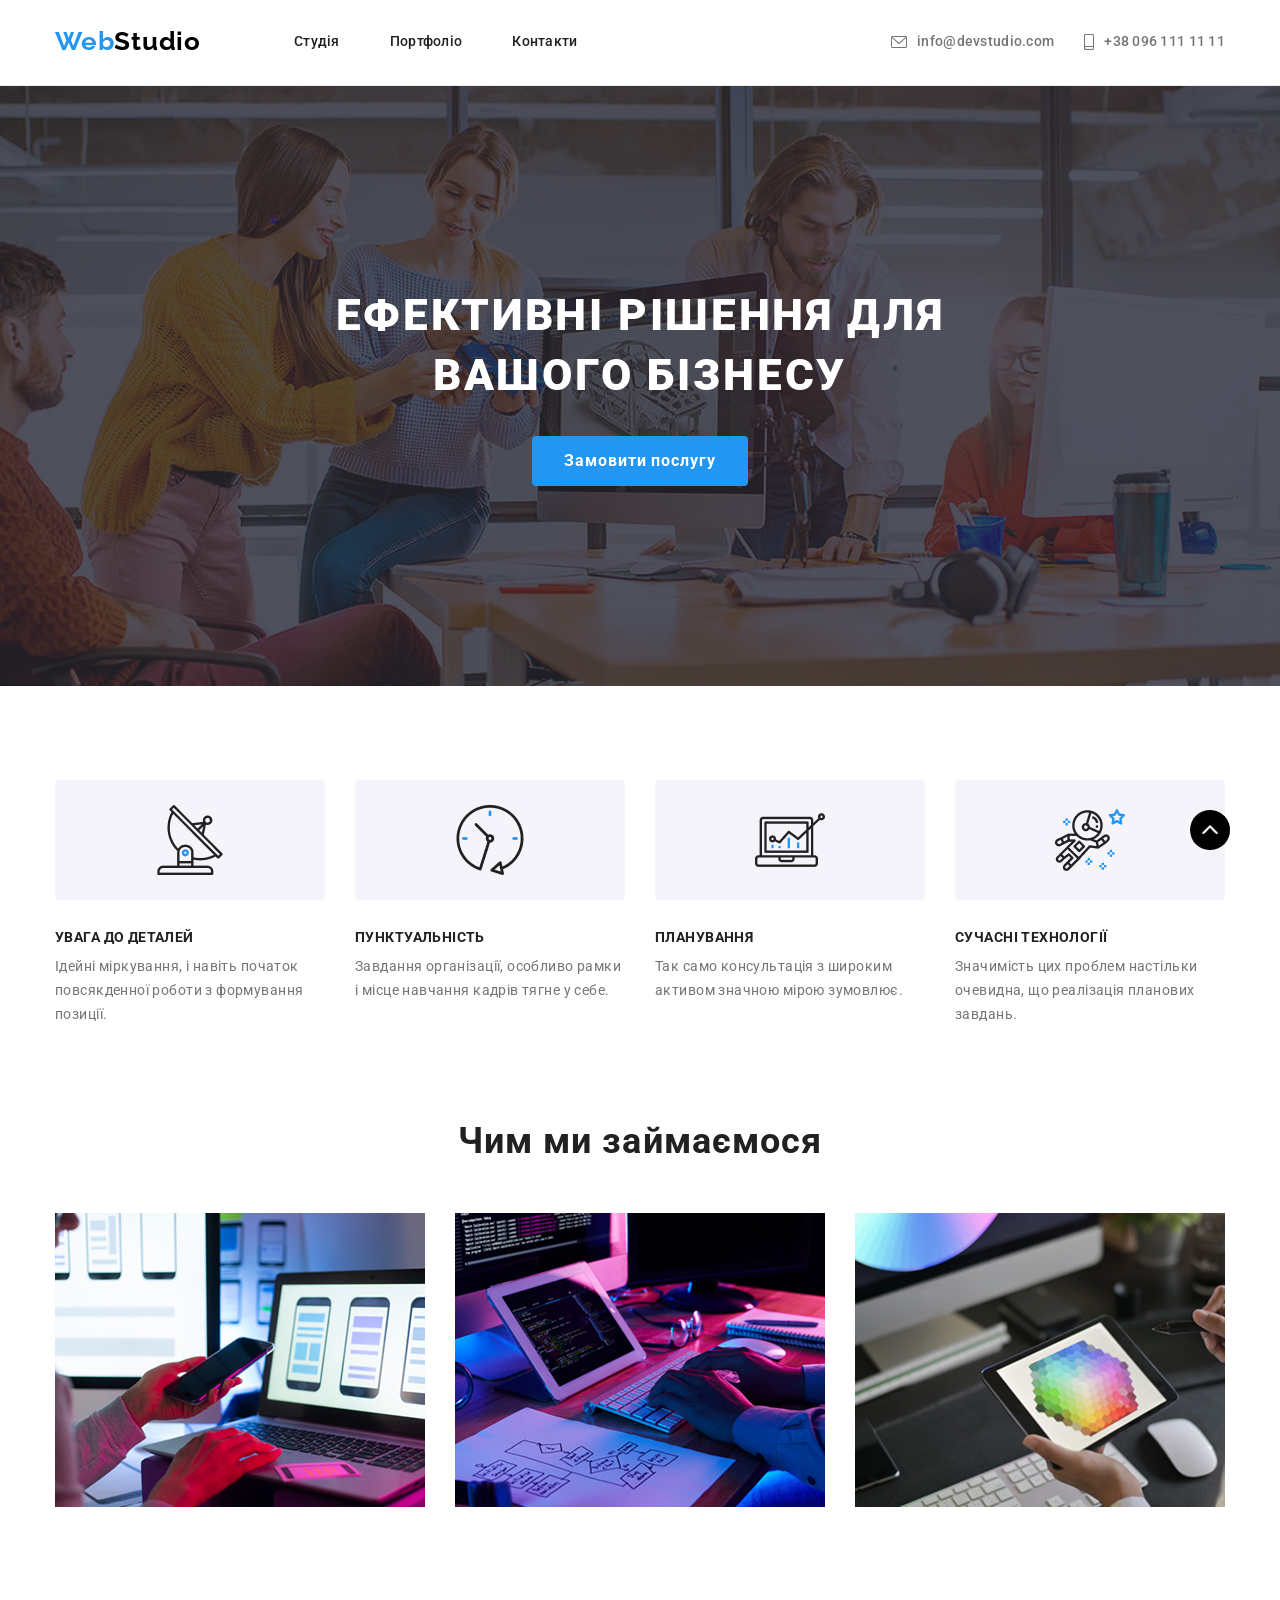
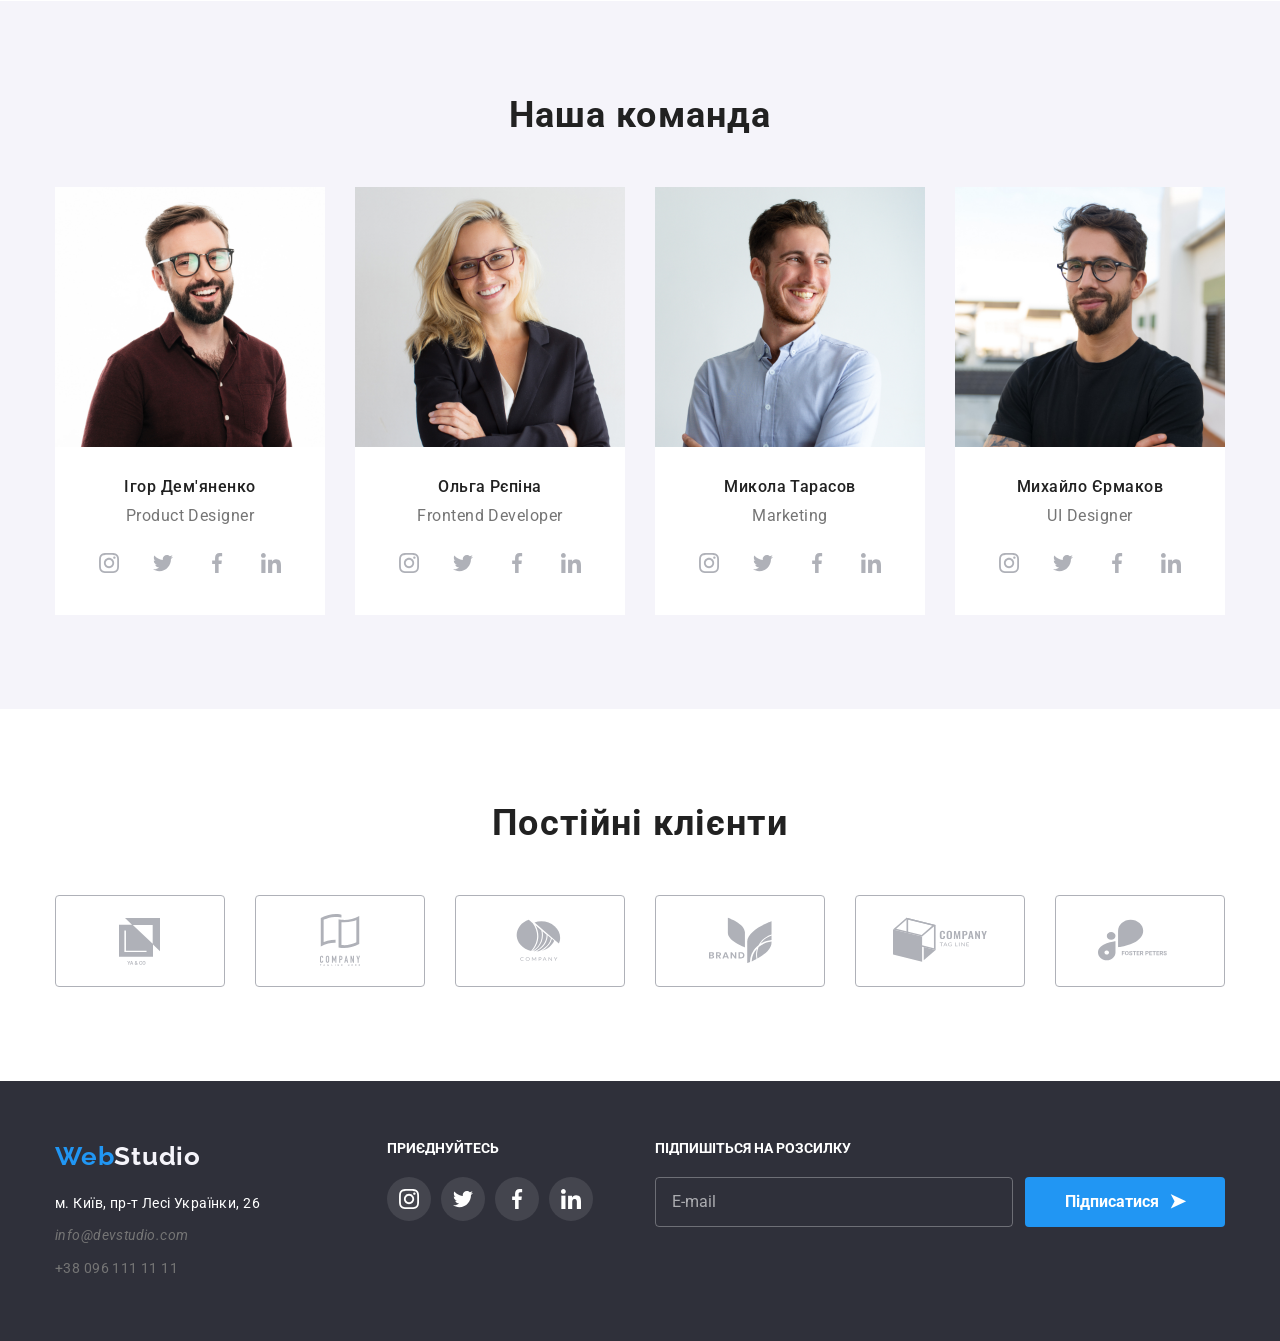
<file: index.html>
<!doctype html>
<html lang="uk">
  <head>
    <meta charset="UTF-8" />
    <meta name="viewport" content="width=device-width, initial-scale=1.0" />
    <title>WebStudio</title>
    <link
      rel="stylesheet"
      href="https://cdnjs.cloudflare.com/ajax/libs/modern-normalize/3.0.1/modern-normalize.min.css"
      integrity="sha512-q6WgHqiHlKyOqslT/lgBgodhd03Wp4BEqKeW6nNtlOY4quzyG3VoQKFrieaCeSnuVseNKRGpGeDU3qPmabCANg=="
      crossorigin="anonymous"
      referrerpolicy="no-referrer"
    />
    <link rel="preconnect" href="https://fonts.googleapis.com" />
    <link rel="preconnect" href="https://fonts.gstatic.com" crossorigin />
    <link
      href="https://fonts.googleapis.com/css2?family=Raleway:ital,wght@0,100..900;1,100..900&family=Roboto:ital,wght@0,100..900;1,100..900&display=swap"
      rel="stylesheet"
    />
    <link rel="stylesheet" href="css/reset.css" />
    <link rel="stylesheet" href="css/style.css" />
  
  </head>



  <div class="backdrop is-hidden" data-modal>
    <div class="modal">
  
      <button class="modal-close" type="button" data-modal-close>
        &times;
      </button>
  
      <h2 class="modal-title">
        Залиште свої дані, ми вам передзвонимо
      </h2>
  
      <form class="modal-form">
  
        <label class="modal-label">
          Ім'я
          <span class="modal-input-wrap">
            <input class="modal-input" type="text" name="name" required>
            <svg class="modal-icon">
              <use href="./img/symbol-defs.svg#person"></use>
            </svg>
          </span>
        </label>
  
        <label class="modal-label">
          Телефон
          <span class="modal-input-wrap">
            <input class="modal-input" type="tel" name="tel" required>
            <svg class="modal-icon">
              <use href="./img/symbol-defs.svg#phone"></use>
            </svg>
          </span>
        </label>
  
        <label class="modal-label">
          Пошта
          <span class="modal-input-wrap">
            <input class="modal-input" type="email" name="email" required>
            <svg class="modal-icon">
              <use href="./img/symbol-defs.svg#email"></use>
            </svg>
          </span>
        </label>
  
        <label class="modal-label">
          Коментар
          <textarea class="modal-textarea" name="comment" placeholder="Введіть текст"></textarea>
        </label>
  
        <label class="modal-checkbox-label">
          <input class="modal-checkbox" type="checkbox" required>
  
          <span class="modal-checkbox-text">
            Погоджуюся з розсилкою та приймаю
            <a href="#">Умови договору</a>
          </span>
        </label>
  
        <button class="modal-submit" type="submit">
          Відправити
        </button>
  
      </form>
    </div>
  </div>



  <body>
    <header class="header">
      <div class="container header-wrap">
        <a href="./index.html" class="header-logo">Web<span class="logo-accent">Studio</span></a>
<button class="mobile-menu-button" type="button" aria-label="Відкрити меню" aria-expanded="false">
  <span></span>
  <span></span>
  <span></span>
</button>

<div class="mobile-menu">
  <nav class="mobile-menu-nav" aria-label="Мобільна навігація">
    <ul>
      <li><a href="./index.html">Студія</a></li>
      <li><a href="./portfolio.html">Портфоліо</a></li>
      <li><a href="#">Контакти</a></li>
    </ul>
  </nav>

  <address class="mobile-menu-contacts">
    <a class="mobile-menu-phone" href="tel:+380961111111">+38 096 111 11 11</a>
    <a class="mobile-menu-mail" href="mailto:info@devstudio.com">info@devstudio.com</a>
  </address>

  <ul class="mobile-menu-socials">
    <li><a href="#" aria-label="Instagram">Instagram</a></li>
    <li><a href="#" aria-label="Twitter">Twitter</a></li>
    <li><a href="#" aria-label="Facebook">Facebook</a></li>
    <li><a href="#" aria-label="LinkedIn">LinkedIn</a></li>
  </ul>
</div>

<div class="mobile-overlay"></div>

        <nav class="header-nav">
          <ul class="header-list">
            <li class="header-item">
              <a class="header-link" href="./index.html">Студія</a>
            </li>
            <li class="header-item">
              <a class="header-link" href="portfolio.html">Портфоліо</a>
            </li>
            <li class="header-item">
              <a class="header-link" href="#">Контакти</a>
            </li>
          </ul>
        </nav>
        <address class="header-contacts">
          <ul class="header-contacts-list">
            <li class="header-mail">
              <a class="header-item header-contacts-link" href="mailto:info@devstudio.com">
                <svg class="header-icons" width="16" height="12" aria-hidden="true"><use href="img/symbol-defs.svg#email"></use></svg>
                info@devstudio.com
              </a>
            </li>
            <li class="header-phone">
              <a class="header-item header-contacts-link" href="tel:+380961111111">
                <svg class="header-icons" width="10" height="16" aria-hidden="true"><use href="img/symbol-defs.svg#smartphone"></use></svg>
                +38 096 111 11 11
              </a>
            </li>
          </ul>
        </address>
      </div>
    </header>
    <main>
      <section id="qwe" class="hero">
        <div class="container">
          <h1 class="hero-title">
            ЕФЕКТИВНІ РІШЕННЯ ДЛЯ ВАШОГО БІЗНЕСУ
          </h1>
          <button class="hero-button" type="button">Замовити послугу</button>
        </div>
      </section>
      <section class="info">
        <div class="container">
          <ul class="info-all">
            <li class="info-list">
              <img class="info-img" src="img/Group1.png" alt="Увага до деталей">
              <h4 class="info-title">УВАГА ДО ДЕТАЛЕЙ</h4>
              <p class="info-text">
                Ідейні міркування, і навіть початок повсякденної роботи з
                формування позиції.
              </p>
            </li>
            <li class="info-list">
              <img class="info-img" src="img/Group2.png" alt="Увага до деталей">
              <h4 class="info-title">ПУНКТУАЛЬНІСТЬ</h4>
              <p class="info-text">
                Завдання організації, особливо рамки і місце навчання кадрів
                тягне у себе.
              </p>
            </li>
            <li class="info-list">
              <img class="info-img" src="img/Group3.png" alt="Увага до деталей">
              <h4 class="info-title">ПЛАНУВАННЯ</h4>
              <p class="info-text">
                Так само консультація з широким активом значною мірою зумовлює.
              </p>
            </li>
            <li class="info-list">
              <img class="info-img" src="img/Group4.png" alt="Увага до деталей">
              <h4 class="info-title">СУЧАСНІ ТЕХНОЛОГІЇ</h4>
              <p class="info-text">
                Значимість цих проблем настільки очевидна, що реалізація
                планових завдань.
              </p>
            </li>
          </ul>
        </div>
      </section>

      <section class="about">
        <div class="container">
          <h2 class="about-title">Чим ми займаємося</h2>
          <ul class="about-all">
            <li class="about-list">
              <img
                class="about-img"
                src="img/imgfv.png"
                alt="Програмування"
              />
            </li>
            <li class="about-list">
              <img
                class="about-img"
                src="img/img.png"
                alt="Конспект"
              />
            </li>
            <li class="about-list">
              <img
                class="about-img"
                src="img/image (1).png"
                alt="Теорія кольору"
              />
            </li>
          </ul>
        </div>
      </section>

      <section class="team">
        <div class="container">
          <h2 class="team-title">Наша команда</h2>
          <ul class="team-all">
            <li class="team-list">
              <img
                width="400"
                class="team-img"
                src="img/design.jpg"
                alt="Ігор Дем'яненко"
              />
              <div class="team-content">
                <h3 class="team-subtitle">Ігор Дем'яненко</h3>
                <p class="team-text">Product Designer</p>
                <ul class="team-social-list" aria-label="Соціальні мережі Ігоря Дем'яненка">
                  <li><a class="team-social-link" href="#" aria-label="Instagram"><svg><use href="img/symbol-defs.svg#instagram"></use></svg></a></li>
                  <li><a class="team-social-link" href="#" aria-label="Twitter"><svg><use href="img/symbol-defs.svg#twitter"></use></svg></a></li>
                  <li><a class="team-social-link" href="#" aria-label="Facebook"><svg><use href="img/symbol-defs.svg#facebook-1"></use></svg></a></li>
                  <li><a class="team-social-link" href="#" aria-label="LinkedIn"><svg><use href="img/symbol-defs.svg#linkedin"></use></svg></a></li>
                </ul>
              </div>
            </li>
            <li class="team-list">
              <img
                width="400"
                class="team-img"
                src="img/frontend.jpg"
                alt="Ольга Рєпіна"
              />
              <div class="team-content">
                <h3 class="team-subtitle">Ольга Рєпіна</h3>
                <p class="team-text">Frontend Developer</p>
                <ul class="team-social-list" aria-label="Соціальні мережі Ольги Рєпіної">
                  <li><a class="team-social-link" href="#" aria-label="Instagram"><svg><use href="img/symbol-defs.svg#instagram"></use></svg></a></li><li><a class="team-social-link" href="#" aria-label="Twitter"><svg><use href="img/symbol-defs.svg#twitter"></use></svg></a></li><li><a class="team-social-link" href="#" aria-label="Facebook"><svg><use href="img/symbol-defs.svg#facebook-1"></use></svg></a></li><li><a class="team-social-link" href="#" aria-label="LinkedIn"><svg><use href="img/symbol-defs.svg#linkedin"></use></svg></a></li>
                </ul>
              </div>
            </li>
            <li class="team-list">
              <img
                width="400"
                class="team-img"
                src="img/marketing.jpg"
                alt="Микола Тарасов"
              />
              <div class="team-content">
                <h3 class="team-subtitle">Микола Тарасов</h3>
                <p class="team-text">Marketing</p>
                <ul class="team-social-list" aria-label="Соціальні мережі Миколи Тарасова">
                  <li><a class="team-social-link" href="#" aria-label="Instagram"><svg><use href="img/symbol-defs.svg#instagram"></use></svg></a></li><li><a class="team-social-link" href="#" aria-label="Twitter"><svg><use href="img/symbol-defs.svg#twitter"></use></svg></a></li><li><a class="team-social-link" href="#" aria-label="Facebook"><svg><use href="img/symbol-defs.svg#facebook-1"></use></svg></a></li><li><a class="team-social-link" href="#" aria-label="LinkedIn"><svg><use href="img/symbol-defs.svg#linkedin"></use></svg></a></li>
                </ul>
              </div>
            </li>
            <li class="team-list">
              <img
                width="400"
                class="team-img"
                src="img/UI.jpg"
                alt="Михайло Єрмаков"
              />
              <div class="team-content">
                <h3 class="team-subtitle">Михайло Єрмаков</h3>
                <p class="team-text">UI Designer</p>
                <ul class="team-social-list" aria-label="Соціальні мережі Михайла Єрмака">
                  <li><a class="team-social-link" href="#" aria-label="Instagram"><svg><use href="img/symbol-defs.svg#instagram"></use></svg></a></li><li><a class="team-social-link" href="#" aria-label="Twitter"><svg><use href="img/symbol-defs.svg#twitter"></use></svg></a></li><li><a class="team-social-link" href="#" aria-label="Facebook"><svg><use href="img/symbol-defs.svg#facebook-1"></use></svg></a></li><li><a class="team-social-link" href="#" aria-label="LinkedIn"><svg><use href="img/symbol-defs.svg#linkedin"></use></svg></a></li>
                </ul>
              </div>
            </li>
          </ul>
        </div>
      </section>
      <section class="clients" aria-labelledby="clients-title">
        <div class="container">
          <h2 id="clients-title" class="clients-title">Постійні клієнти</h2>
          <ul class="clients-list">
            <li><a class="clients-link" href="#" aria-label="Клієнт 1"><svg><use href="img/symbol-defs.svg#client-logo-1"></use></svg></a></li>
            <li><a class="clients-link" href="#" aria-label="Клієнт 2"><svg><use href="img/symbol-defs.svg#client-logo-2"></use></svg></a></li>
            <li><a class="clients-link" href="#" aria-label="Клієнт 3"><svg><use href="img/symbol-defs.svg#client-logo-3"></use></svg></a></li>
            <li><a class="clients-link" href="#" aria-label="Клієнт 4"><svg><use href="img/symbol-defs.svg#client-logo-4"></use></svg></a></li>
            <li><a class="clients-link" href="#" aria-label="Клієнт 5"><svg><use href="img/symbol-defs.svg#client-logo-5"></use></svg></a></li>
            <li><a class="clients-link" href="#" aria-label="Клієнт 6"><svg><use href="img/symbol-defs.svg#client-logo-6"></use></svg></a></li>
          </ul>
        </div>
      </section>
    </main>
    <footer class="footer">
      <div class="footer-box container">
        <div class="footer-info">
          <a href="./index.html" class="footer-logo">Web<span class="footerlogo-accent">Studio</span></a>
          <address class="footer-address">
            <ul class="footer-list">
              <li class="footer-item">
                <a
                  class="footer-map"
                  target="_blank"
                  href="https://www.google.com/maps/place/%D0%B1%D1%83%D0%BB.+%D0%9B%D0%B5%D1%81%D0%B8+%D0%A3%D0%BA%D1%80%D0%B0%D0%B8%D0%BD%D0%BA%D0%B8,+26,+%D0%9A%D0%B8%D0%B5%D0%B2,+%D0%A3%D0%BA%D1%80%D0%B0%D0%B8%D0%BD%D0%B0,+02000/@50.4265841,30.5358109,17z/data=!3m1!4b1!4m6!3m5!1s0x40d4cf0e033ecbe9:0x57a4dffefec77da0!8m2!3d50.4265807!4d30.5383858!16s%2Fg%2F1tctq5jv?authuser=0&entry=ttu&g_ep=EgoyMDI2MDQwOC4wIKXMDSoASAFQAw%3D%3D"
                  >м. Київ, пр-т Лесі Українки, 26</a
                >
              </li>
              <li class="footer-item">
                <a class="footer-mail" href="mailto:info@devstudio.com"
                  >info@devstudio.com</a
                >
              </li>
              <li class="footer-item">
                <a class="footer-phone" href="tel:+380961111111"
                  >+38 096 111 11 11</a
                >
              </li>
            </ul>
          </address>
        </div>

        <div class="footer-social">
          <h3 class="footer-social-title">ПРИЄДНУЙТЕСЬ</h3>
          <ul class="footer-social-list">
            <li class="footer-social-item">
              <a class="footer-social-link" href="#" aria-label="Instagram">
                <svg class="footer-social-icon"><use href="img/symbol-defs.svg#instagram"></use></svg>
              </a>
            </li>
            <li class="footer-social-item">
              <a class="footer-social-link" href="#" aria-label="Twitter">
                <svg class="footer-social-icon"><use href="img/symbol-defs.svg#twitter"></use></svg>
              </a>
            </li>
            <li class="footer-social-item">
              <a class="footer-social-link" href="#" aria-label="Facebook">
                <svg class="footer-social-icon"><use href="img/symbol-defs.svg#facebook-1"></use></svg>
              </a>
            </li>
            <li class="footer-social-item">
              <a class="footer-social-link" href="#" aria-label="LinkedIn">
                <svg class="footer-social-icon"><use href="img/symbol-defs.svg#linkedin"></use></svg>
              </a>
            </li>
          </ul>
        </div>

        <div class="footer-subscribe">
          <h3 class="footer-social-title">ПІДПИШІТЬСЯ НА РОЗСИЛКУ</h3>
          <form class="subscribe-form">
            <input class="subscribe-input" type="email" name="email" placeholder="E-mail" />
            <button class="subscribe-button" type="submit">
              Підписатися
              <span class="subscribe-icon">➤</span>
            </button>
          </form>
        </div>
      </div>
    </footer>
    <a class="scroll" href="#qwe"><img class="scroll-icon" src="img/arrow.png" alt="arrow"></a>
    <script src="mobile-menu.js"></script>
  </body>
</html>
</file>
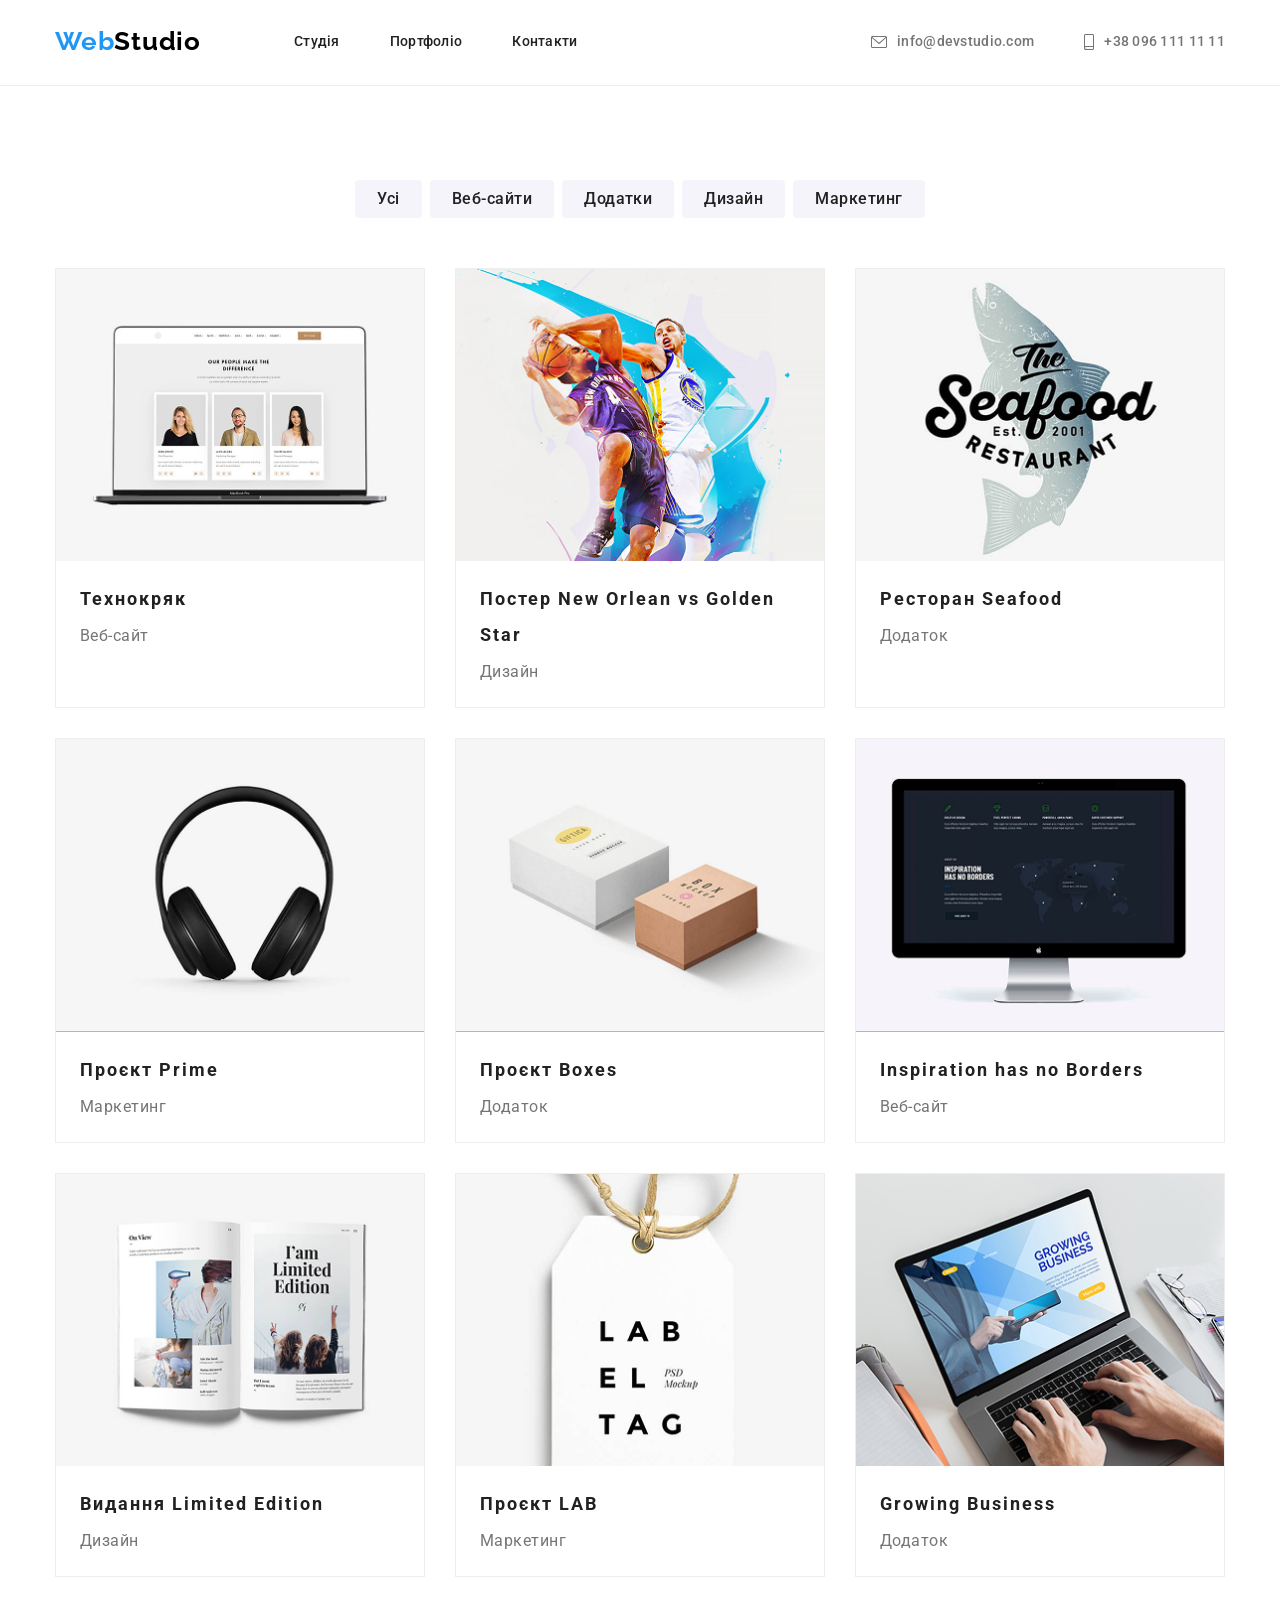
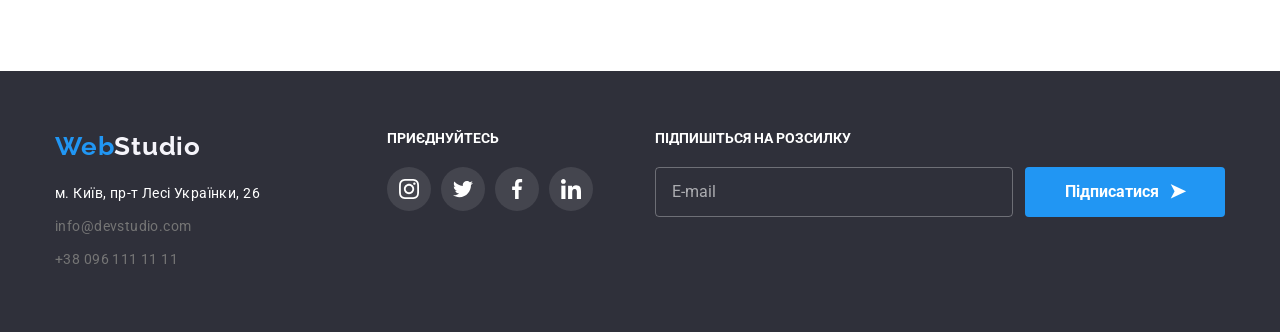
<file: portfolio.html>
<!doctype html>
<html lang="uk">

<head>
  <meta charset="UTF-8" />
  <meta name="viewport" content="width=device-width, initial-scale=1.0" />

  <link rel="stylesheet" href="https://cdnjs.cloudflare.com/ajax/libs/modern-normalize/3.0.1/modern-normalize.min.css"
    integrity="sha512-q6WgHqiHlKyOqslT/lgBgodhd03Wp4BEqKeW6nNtlOY4quzyG3VoQKFrieaCeSnuVseNKRGpGeDU3qPmabCANg=="
    crossorigin="anonymous" referrerpolicy="no-referrer" />
  <title>Портфоліо</title>
  <link rel="preconnect" href="https://fonts.googleapis.com" />
  <link rel="preconnect" href="https://fonts.gstatic.com" crossorigin />
  <link
    href="https://fonts.googleapis.com/css2?family=Raleway:ital,wght@0,100..900;1,100..900&family=Roboto:ital,wght@0,100..900;1,100..900&display=swap"
    rel="stylesheet" />
  <link rel="stylesheet" href="css/reset.css" />
  <link rel="stylesheet" href="css/style.css">
  <link rel="stylesheet" href="css/portfolio.css" />

</head>

<body>
  
  <header class="header">
    <div class="container header-wrap">
      <a href="./index.html" class="header-logo">Web<span class="logo-accent">Studio</span></a>
      <button class="mobile-menu-button" type="button" aria-label="Відкрити меню" aria-expanded="false">
        <span></span>
        <span></span>
        <span></span>
      </button>
  
      <div class="mobile-menu">
        <nav class="mobile-menu-nav" aria-label="Мобільна навігація">
          <ul>
            <li><a href="./index.html">Студія</a></li>
            <li><a href="./portfolio.html">Портфоліо</a></li>
            <li><a href="#">Контакти</a></li>
          </ul>
        </nav>
  
        <address class="mobile-menu-contacts">
          <a class="mobile-menu-phone" href="tel:+380961111111">+38 096 111 11 11</a>
          <a class="mobile-menu-mail" href="mailto:info@devstudio.com">info@devstudio.com</a>
        </address>
  
        <ul class="mobile-menu-socials">
          <li><a href="#" aria-label="Instagram">Instagram</a></li>
          <li><a href="#" aria-label="Twitter">Twitter</a></li>
          <li><a href="#" aria-label="Facebook">Facebook</a></li>
          <li><a href="#" aria-label="LinkedIn">LinkedIn</a></li>
        </ul>
      </div>
  
      <div class="mobile-overlay"></div>
  
      <nav class="header-nav">
        <ul class="header-list">
          <li class="header-item">
            <a class="header-link" href="./index.html">Студія</a>
          </li>
          <li class="header-item">
            <a class="header-link" href="portfolio.html">Портфоліо</a>
          </li>
          <li class="header-item">
            <a class="header-link" href="#">Контакти</a>
          </li>
        </ul>
      </nav>
      <address class="header-contacts">
        <ul class="header-contacts-list">
          <li class="header-mail">
            <a class="header-item header-contacts-link" href="mailto:info@devstudio.com">
              <svg class="header-icons" width="16" height="12" aria-hidden="true">
                <use href="img/symbol-defs.svg#email"></use>
              </svg>
              info@devstudio.com
            </a>
          </li>
          <li class="header-phone">
            <a class="header-item header-contacts-link" href="tel:+380961111111">
              <svg class="header-icons" width="10" height="16" aria-hidden="true">
                <use href="img/symbol-defs.svg#smartphone"></use>
              </svg>
              +38 096 111 11 11
            </a>
          </li>
        </ul>
      </address>
    </div>
  </header>

  <main>
    <section class="tabs">
      <div class="container">
        <nav class="tabs-tab">
          <button type="button" class="tabs-active">Усі</button>
          <button type="button" class="tabs-item">Веб-сайти</button>
          <button type="button" class="tabs-item">Додатки</button>
          <button type="button" class="tabs-item">Дизайн</button>
          <button type="button" class="tabs-item">Маркетинг</button>
        </nav>
      </div>
    </section>
    <section class="catalog">
      <div class="container">
        <ul class="catalog-list">
          <li class="catalog-item">
            <a href="#" class="catalog-link">
              <div class="wrapper">
                <img width="370" class="catalog-img" src="img/Технокряк.png" alt="Технокряк" />
                <p class="over">Ресурс пропонує комплексні пропозиції з різним рівнем функціоналу та сервісів. Все це
                  дозволить відвідувачу отримати вичерпні відомості про компанію чи приватну особу.</p>
              </div>
              <div class="catalog-content">
                <h3 class="catalog-title">Технокряк</h3>
                <p class="catalog-text">Веб-сайт</p>
              </div>
            </a>
          </li>
          <li class="catalog-item">
            <a href="#" class="catalog-link">
              <div class="wrapper">
                <img width="370" class="catalog-img" src="img/ПостерNewOrleanvsGoldenStar.png" alt="Технокряк" />
                <p class="over">Ресурс пропонує комплексні пропозиції з різним рівнем функціоналу та сервісів. Все це
                  дозволить відвідувачу отримати вичерпні відомості про компанію чи приватну особу.</p>
              </div>
              <div class="catalog-content">
                <h3 class="catalog-title">
                  Постер New Orlean vs Golden Star
                </h3>
                <p class="catalog-text">Дизайн</p>
              </div>
            </a>
          </li>
          <li class="catalog-item">
            <a href="#" class="catalog-link">
              <div class="wrapper">
                <img width="370" class="catalog-img" src="img/Ресторан.png" alt="Технокряк" />
                <p class="over">Ресурс пропонує комплексні пропозиції з різним рівнем функціоналу та сервісів. Все це
                  дозволить відвідувачу отримати вичерпні відомості про компанію чи приватну особу.</p>
              </div>
              <div class="catalog-content">
                <h3 class="catalog-title">Ресторан Seafood</h3>
                <p class="catalog-text">Додаток</p>
              </div>
            </a>
          </li>

          <li class="catalog-item">
            <a href="#" class="catalog-link">
              <div class="wrapper">
                <img width="370" class="catalog-img" src="img/ПроєктPrime.png" alt="Технокряк" />
                <p class="over">Ресурс пропонує комплексні пропозиції з різним рівнем функціоналу та сервісів. Все це
                  дозволить відвідувачу отримати вичерпні відомості про компанію чи приватну особу.</p>
              </div>
              <div class="catalog-content">
                <h3 class="catalog-title">Проєкт Prime</h3>
                <p class="catalog-text">Маркетинг</p>
              </div>
            </a>
          </li>
          <li class="catalog-item">
            <a href="#" class="catalog-link">
              <div class="wrapper">
                <img width="370" class="catalog-img" src="img/Boxes.png" alt="Технокряк" />
                <p class="over">Ресурс пропонує комплексні пропозиції з різним рівнем функціоналу та сервісів. Все це
                  дозволить відвідувачу отримати вичерпні відомості про компанію чи приватну особу.</p>
              </div>
              <div class="catalog-content">
                <h3 class="catalog-title">Проєкт Boxes</h3>
                <p class="catalog-text">Додаток</p>
              </div>
            </a>
          </li>
          <li class="catalog-item">
            <a href="#" class="catalog-link">
              <div class="wrapper">
                <img width="370" class="catalog-img" src="img/InspirationHasNoBorders.png" alt="Технокряк" />
                <p class="over">Ресурс пропонує комплексні пропозиції з різним рівнем функціоналу та сервісів. Все це
                  дозволить відвідувачу отримати вичерпні відомості про компанію чи приватну особу.</p>
              </div>
              <div class="catalog-content">
                <h3 class="catalog-title">Inspiration has no Borders</h3>
                <p class="catalog-text">Веб-сайт</p>
              </div>
            </a>
          </li>

          <li class="catalog-item">
            <a href="#" class="catalog-link">
              <div class="wrapper">
                <img width="370" class="catalog-img" src="img/LimitedEdition.png" alt="Технокряк" />
                <p class="over">Ресурс пропонує комплексні пропозиції з різним рівнем функціоналу та сервісів. Все це
                  дозволить відвідувачу отримати вичерпні відомості про компанію чи приватну особу.</p>
              </div>
              <div class="catalog-content">
                <h3 class="catalog-title">Видання Limited Edition</h3>
                <p class="catalog-text">Дизайн</p>
              </div>
            </a>
          </li>
          <li class="catalog-item">
            <a href="#" class="catalog-link">
              <div class="wrapper">
                <img width="370" class="catalog-img" src="img/Lab.png" alt="Технокряк" />
                <p class="over">Ресурс пропонує комплексні пропозиції з різним рівнем функціоналу та сервісів. Все це
                  дозволить відвідувачу отримати вичерпні відомості про компанію чи приватну особу.</p>
              </div>
              <div class="catalog-content">
                <h3 class="catalog-title">Проєкт LAB</h3>
                <p class="catalog-text">Маркетинг</p>
              </div>
            </a>
          </li>
          <li class="catalog-item">
            <a href="#" class="catalog-link">
              <div class="wrapper">
                <img width="370" class="catalog-img" src="img/GrowingBussines.png" alt="Технокряк" />
                <p class="over">Ресурс пропонує комплексні пропозиції з різним рівнем функціоналу та сервісів. Все це
                  дозволить відвідувачу отримати вичерпні відомості про компанію чи приватну особу.</p>
              </div>
              <div class="catalog-content">
                <h3 class="catalog-title">Growing Business</h3>
                <p class="catalog-text">Додаток</p>
              </div>
            </a>
          </li>
        </ul>
      </div>
    </section>
  </main>
    <footer class="footer">
      <div class="footer-box container">
        <div class="footer-info">
          <a href="./index.html" class="footer-logo">Web<span class="footerlogo-accent">Studio</span></a>
          <address class="footer-address">
            <ul class="footer-list">
              <li class="footer-item">
                <a class="footer-map" target="_blank"
                  href="https://www.google.com/maps/place/%D0%B1%D1%83%D0%BB.+%D0%9B%D0%B5%D1%81%D0%B8+%D0%A3%D0%BA%D1%80%D0%B0%D0%B8%D0%BD%D0%BA%D0%B8,+26,+%D0%9A%D0%B8%D0%B5%D0%B2,+%D0%A3%D0%BA%D1%80%D0%B0%D0%B8%D0%BD%D0%B0,+02000/@50.4265841,30.5358109,17z/data=!3m1!4b1!4m6!3m5!1s0x40d4cf0e033ecbe9:0x57a4dffefec77da0!8m2!3d50.4265807!4d30.5383858!16s%2Fg%2F1tctq5jv?authuser=0&entry=ttu&g_ep=EgoyMDI2MDQwOC4wIKXMDSoASAFQAw%3D%3D">м.
                  Київ, пр-т Лесі Українки, 26</a>
              </li>
              <li class="footer-item">
                <a class="footer-mail" href="mailto:info@devstudio.com">info@devstudio.com</a>
              </li>
              <li class="footer-item">
                <a class="footer-phone" href="tel:+380961111111">+38 096 111 11 11</a>
              </li>
            </ul>
          </address>
        </div>
    
        <div class="footer-social">
          <h3 class="footer-social-title">ПРИЄДНУЙТЕСЬ</h3>
          <ul class="footer-social-list">
            <li class="footer-social-item">
              <a class="footer-social-link" href="#" aria-label="Instagram">
                <svg class="footer-social-icon">
                  <use href="img/symbol-defs.svg#instagram"></use>
                </svg>
              </a>
            </li>
            <li class="footer-social-item">
              <a class="footer-social-link" href="#" aria-label="Twitter">
                <svg class="footer-social-icon">
                  <use href="img/symbol-defs.svg#twitter"></use>
                </svg>
              </a>
            </li>
            <li class="footer-social-item">
              <a class="footer-social-link" href="#" aria-label="Facebook">
                <svg class="footer-social-icon">
                  <use href="img/symbol-defs.svg#facebook-1"></use>
                </svg>
              </a>
            </li>
            <li class="footer-social-item">
              <a class="footer-social-link" href="#" aria-label="LinkedIn">
                <svg class="footer-social-icon">
                  <use href="img/symbol-defs.svg#linkedin"></use>
                </svg>
              </a>
            </li>
          </ul>
        </div>
    
        <div class="footer-subscribe">
          <h3 class="footer-social-title">ПІДПИШІТЬСЯ НА РОЗСИЛКУ</h3>
          <form class="subscribe-form">
            <input class="subscribe-input" type="email" name="email" placeholder="E-mail" />
            <button class="subscribe-button" type="submit">
              Підписатися
              <span class="subscribe-icon">➤</span>
            </button>
          </form>
        </div>
      </div>
    </footer>
  <script src="mobile-menu.js"></script>
</body>

</html>
</file>
<file: css/style.css>
:root {
  --primary-color: #ffffff;
  --secondary-color: #2196f3;
  --title-color: #212121;
  --text-color: #757575;
  --logo-color: #000000;
  --BG1-color: #2f303a;
  --BG2-color: #f5f4fa;
  --border-color: #ececec;
}

html {
  scroll-behavior: smooth;
}

.container {
  width: 100%;
  max-width: 1200px;
  margin: 0 auto;
  padding: 0 15px;
}

body {
  font-family: "Roboto", sans-serif;
}

.header {
  padding-top: 10px;
  padding-bottom: 10px;
  position: fixed;
  width: 100%;
  background: var(--primary-color);
  border-bottom: 1px solid var(--border-color);
}

.header-wrap {
  display: flex;
  align-items: center;
}

.header-logo {
  font-family: Raleway;
  color: var(--secondary-color);
  font-size: 26px;
  font-weight: 700;
  line-height: 1.38;
  letter-spacing: 0.78px;
  text-decoration: none;
  margin-right: 93px;

  animation-name: header-logo;
  animation-duration: 3000ms;
  animation-iteration-count: infinite;
  animation-direction: alternate;
  animation-timing-function: ease;
}

@keyframes header-logo {
  0% {
    transform: scale(0.7);
  }
  100% {
    transform: scale(1.1);
  }
}

.logo-accent {
  color: var(--logo-color);
}

.header-nav {
  display: none;
}

.header-list {
  align-items: center;
  display: flex;
  gap: 50px;
}

.header-item {
  position: relative;
  font-size: 14px;
  font-weight: 500;
  line-height: 1.14;
  letter-spacing: 0.28px;
  text-decoration: none;
  font-family: Roboto;
  color: var(--text-color);
  transition: color 250ms ease;
}

.header-list .header-item::after {
  content: "";
  display: block;
  width: 0;
  height: 4px;
  background: var(--secondary-color);
  position: absolute;
  left: 50%;
  bottom: -35.5px;
  border-radius: 2px;
  opacity: 0;
  transform: translateX(-50%);
  transition: width 180ms ease-out, opacity 180ms ease-out;
}

.header-list .header-item:hover::after,
.header-list .header-item:focus-within::after {
  width: 100%;
  opacity: 1;
}

.header-link {
  color: var(--title-color);
  font-size: 14px;
  font-weight: 500;
  line-height: 1.14;
  letter-spacing: 0.28px;
  text-decoration: none;
  font-family: Roboto;
  transition: color 250ms ease;
}

.header-link:hover {
  color: var(--secondary-color);
}

.header-contacts {
  font-size: 14px;
  font-weight: 500;
  line-height: 1.14;
  letter-spacing: 0.28px;
  color: #212121;
  font-family: Roboto;
  text-decoration: none;
  display: none;
  gap: 24px;
  margin-left: auto;
  font-style: normal;
}

.header-contacts-list {
  align-items: center;
  display: flex;
}

.header-contacts-link {
  display: flex;
  align-items: center;
  gap: 10px;
  color: #757575;
  text-decoration: none;
  transition: color 250ms ease;
}

.header-contacts-link:hover,
.header-contacts-link:focus {
  color: var(--secondary-color);
}

.header-icons {
  fill: currentColor;
  transition: fill 250ms ease;
}

.header-item:hover {
  color: var(--secondary-color);
}

/* hero */

.hero {
  background-color: var(--BG1-color);
  background-image: linear-gradient(rgba(47, 48, 58, 0.4), rgba(47, 48, 58, 0.4)), url("../img/Шапка.png");
  background-repeat: no-repeat;
  background-position: center;
  background-size: cover;
  padding-top: 118px;
  padding-bottom: 118px;
  text-align: center;
}

.hero-title {
  color: var(--primary-color);
  display: flex;
  justify-content: center;
  align-items: center;
  text-align: center;
  font-size: 26px;
  font-weight: 900;
  line-height: 1.62;
  letter-spacing: 1.56px;
  text-transform: uppercase;
  width: 100%;
  margin-bottom: 30px;
  margin-left: auto;
  margin-right: auto;

  animation-name: hero-title;
  animation-duration: 1000ms;
  animation-timing-function: ease-out;
}

@keyframes hero-title {
  0% {
    opacity: 0;
    transform: translateX(-150px);
  }
  100% {
    opacity: 1;
    transform: translateX(0);
  }
}

.hero-button {
  min-width: 200px;
  height: 50px;
  padding: 10px 32px;
  border-radius: 4px;
  background: var(--secondary-color);
  box-shadow: none;
  color: var(--primary-color);
  text-align: center;
  font-size: 16px;
  font-weight: 700;
  line-height: 1.87;
  letter-spacing: 0.96px;
  border: none;
  cursor: pointer;
  transition: box-shadow 250ms ease;

  animation-name: hero-button;
  animation-duration: 1000ms;
  animation-timing-function: ease-out;
}

.hero-button:hover,
.hero-button:focus-visible {
  box-shadow: 0 3px 6px rgba(0, 0, 0, 0.16);
}

@keyframes hero-button {
  0% {
    opacity: 0;
    transform: translateX(150px);
  }
  100% {
    opacity: 1;
    transform: translateX(0);
  }
}

/* info */

.info {
  padding-top: 94px;
  padding-bottom: 94px;
}

.info-all {
  display: flex;
  gap: 30px;
}

.info-title {
  margin-bottom: 10px;
  color: var(--title-color);
  font-family: Roboto;
  font-size: 14px;
  font-weight: 700;
  line-height: 1.14;
  letter-spacing: 0.42px;
  text-transform: uppercase;
}

.info-text {
  color: var(--text-color);
  font-size: 14px;
  font-weight: 400;
  line-height: 1.71;
  letter-spacing: 0.42px;
}

/* about */

.about {
  padding-bottom: 94px;
  display: none;
}

.about-title {
  color: var(--title-color);
  text-align: center;
  font-size: 36px;
  font-weight: 700;
  line-height: 1.16;
  letter-spacing: 1.08px;
  margin-bottom: 50px;
}

.about-all {
  display: flex;
  gap: 30px;
  list-style: none;
  max-width: 1170px;
}

.about-img {
  display: block;
  width: 100%;
  height: auto;
}

/* team */

.team {
  padding-top: 94px;
  padding-bottom: 94px;
  text-align: center;
  background-color: var(--BG2-color);
}

.team-all {
  display: flex;
  gap: 30px;
  margin: 0;
  padding: 0;
  list-style: none;
}

.team-list {
  width: calc((100% - 90px) / 4);
  background-color: var(--primary-color);
  text-align: center;
  padding-bottom: 30px;
  transition: box-shadow 250ms ease;
}

.team-list:hover,
.team-list:focus-within {
  box-shadow: 0 1px 3px 0 rgba(0, 0, 0, 0.12), 0 1px 1px 0 rgba(0, 0, 0, 0.14), 0 2px 1px 0 rgba(0, 0, 0, 0.2);
}

.team-img {
  display: block;
  width: 100%;
  height: auto;
  margin-bottom: 30px;
}

.team-content {
  padding: 0 10px;
}

.team-title {
  color: var(--title-color);
  text-align: center;
  font-family: Roboto, sans-serif;
  font-size: 36px;
  font-weight: 700;
  line-height: 1.16;
  letter-spacing: 1.08px;
  margin-bottom: 50px;
}

.team-subtitle {
  color: var(--title-color);
  text-align: center;
  font-family: Roboto, sans-serif;
  font-size: 16px;
  font-weight: 500;
  line-height: 1.19;
  letter-spacing: 0.48px;
  margin-bottom: 10px;
}

.team-text {
  color: var(--text-color);
  text-align: center;
  font-family: Roboto, sans-serif;
  font-size: 16px;
  font-weight: 400;
  line-height: 1.19;
  letter-spacing: 0.48px;
}

.team-social-list {
  display: flex;
  justify-content: center;
  gap: 10px;
  margin-top: 16px;
  padding: 0;
  list-style: none;
}

.team-social-link {
  display: flex;
  align-items: center;
  justify-content: center;
  width: 44px;
  height: 44px;
  border-radius: 50%;
  color: #afb1b8;
  transition: color 250ms ease, background-color 250ms ease;
}

.team-social-link svg {
  width: 20px;
  height: 20px;
  fill: currentColor;
}

.team-social-link:hover,
.team-social-link:focus {
  color: #fff;
  background-color: var(--secondary-color);
}

/* clients */

.clients {
  padding-top: 94px;
  padding-bottom: 94px;
  background-color: var(--primary-color);
}

.clients-title {
  color: var(--title-color);
  text-align: center;
  font-family: Roboto, sans-serif;
  font-size: 36px;
  font-weight: 700;
  line-height: 1.16;
  letter-spacing: 1.08px;
  margin-bottom: 50px;
}

.clients-list {
  display: flex;
  flex-wrap: wrap;
  justify-content: center;
  gap: 30px;
  margin: 0;
  padding: 0;
  list-style: none;
}

.clients-list li {
  width: 170px;
  height: 92px;
}

.clients-link {
  width: 100%;
  height: 100%;
  display: flex;
  align-items: center;
  justify-content: center;
  border: 1px solid #afb1b8;
  border-radius: 4px;
  color: #afb1b8;
  transition: border-color 250ms ease, color 250ms ease;
}

.clients-link svg {
  width: 106px;
  height: 60px;
  fill: currentColor;
}

.clients-link:hover,
.clients-link:focus {
  border-color: var(--secondary-color);
  color: var(--secondary-color);
}

/* footer */

.footer {
  padding-top: 60px;
  padding-bottom: 60px;
  background-color: var(--BG1-color);
}

.footer-box {
  display: flex;
  align-items: flex-start;
  justify-content: space-between;
  flex-wrap: wrap;
  gap: 30px;
}

.footer-info {
  width: 270px;
}

.footer-logo {
  display: inline-block;
  margin-bottom: 20px;
  color: var(--secondary-color);
  font-size: 26px;
  font-weight: 700;
  line-height: 1.19;
  letter-spacing: 0.78px;
  text-decoration: none;
  font-family: Raleway;
}

.footerlogo-accent {
  color: var(--BG2-color);
}

.footer-list {
  display: flex;
  flex-direction: column;
  gap: 9px;
}

.footer-map {
  color: var(--primary-color);
  font-size: 14px;
  font-weight: 400;
  line-height: 1.71;
  letter-spacing: 0.42px;
  text-decoration: none;
  font-style: normal;
  transition: color 250ms ease;
}

.footer-map:hover {
  color: var(--secondary-color);
}

.footer-mail {
  font-size: 14px;
  font-weight: 400;
  line-height: 1.71;
  letter-spacing: 0.42px;
  color: var(--text-color);
  text-decoration: none;
  transition: color 250ms ease;
}

.footer-mail:hover {
  color: var(--secondary-color);
}

.footer-phone {
  font-size: 14px;
  font-style: normal;
  font-weight: 400;
  line-height: 1.71;
  letter-spacing: 0.42px;
  color: var(--text-color);
  text-decoration: none;
  transition: color 250ms ease;
}

.footer-phone:hover {
  color: var(--secondary-color);
}

/* footer social */

.footer-social-title {
  color: var(--primary-color);
  font-size: 14px;
  font-weight: 700;
  line-height: 1.14;
  margin: 0 0 20px;
}

.footer-social-list {
  display: flex;
  gap: 10px;
  list-style: none;
  padding: 0;
  margin: 0;
}

.footer-social-link {
  width: 44px;
  height: 44px;
  border-radius: 50%;
  background-color: rgba(255, 255, 255, 0.1);
  display: flex;
  align-items: center;
  justify-content: center;
  color: var(--primary-color);
  transition: background-color 250ms ease, color 250ms ease;
}

.footer-social-link:hover,
.footer-social-link:focus {
  background-color: var(--secondary-color);
}

.footer-social-icon {
  width: 20px;
  height: 20px;
  fill: currentColor;
}

/* footer subscribe */

.footer-subscribe {
  width: 570px;
  max-width: 100%;
}

.subscribe-form {
  display: flex;
  align-items: center;
  gap: 12px;
  flex-wrap: wrap;
}

.subscribe-input {
  width: 358px;
  max-width: 100%;
  height: 50px;
  padding: 0 16px;
  border: 1px solid rgba(255, 255, 255, 0.3);
  border-radius: 4px;
  background-color: transparent;
  color: var(--primary-color);
  outline: none;
}

.subscribe-input::placeholder {
  color: rgba(255, 255, 255, 0.6);
}

.subscribe-input:focus {
  border-color: var(--secondary-color);
}

.subscribe-button {
  width: 200px;
  height: 50px;
  border: none;
  border-radius: 4px;
  background-color: var(--secondary-color);
  color: var(--primary-color);
  font-size: 16px;
  font-weight: 700;
  line-height: 1.87;
  display: flex;
  align-items: center;
  justify-content: center;
  gap: 10px;
  cursor: pointer;
  transition: background-color 250ms ease;
}

.subscribe-button:hover,
.subscribe-button:focus {
  background-color: #188ce8;
}

.subscribe-icon {
  font-size: 20px;
}

.scroll {
  width: 40px;
  height: 40px;
  border-radius: 50%;
  background: #000;
  display: flex;
  justify-content: center;
  align-items: center;
  position: fixed;
  bottom: 50px;
  right: 50px;
  transform: rotate(-90deg);
}

.scroll-icon {
  width: 20px;
  height: 20px;
}

/* Media */

@media (min-width: 480px) {
  .container {
    max-width: 480px;
  }
  .hero-title {
    width: 360px;
    font-size: 26px;
    font-weight: 900;
    line-height: 42px;
    letter-spacing: 1.56px;
  }
  .hero-button {
    font-size: 16px;
    font-weight: 700;
    line-height: 30px;
    letter-spacing: 0.96px;
  }
}

@media (min-width: 768px) {
  .container {
    max-width: 768px;
  }
  .hero {
    padding-top: 218px;
  }
  .header {
    padding-top: 21px;
    padding-bottom: 21px;
    position: fixed;
    width: 100%;
    background: var(--primary-color);
    border-bottom: 1px solid var(--border-color);
  }
  .header-logo {
    margin-right: 88px;
  }
  .header-nav {
    display: block;
  }
  .header-contacts {
    display: flex;
  }
  .header-contacts-list {
    flex-direction: column;
    gap: 10px;
  }
}

@media (min-width: 1200px) {
  .container {
    max-width: 1200px;
  }
  .header {
    padding-top: 24px;
    padding-bottom: 25px;
    position: fixed;
    width: 100%;
    background: var(--primary-color);
    border-bottom: 1px solid var(--border-color);
  }
  .header-logo {
    font-size: 26px;
    letter-spacing: 0.78px;
    margin-right: auto;
  }
  .header-contacts-list {
    flex-direction: row;
    gap: 30px;
  }
  .hero {
    padding-top: 200px;
    padding-bottom: 200px;
  }
  .hero-title {
    font-size: 44px;
    font-weight: 900;
    line-height: 1.36;
    letter-spacing: 2.64px;
    width: 696px;
  }
  .hero-button {
    min-width: 216px;
  }
}

@media (min-width: 768px) and (max-width: 1199px) {
  .info {
    padding-top: 60px;
    padding-bottom: 60px;
  }

  .info-all {
    display: flex;
    flex-wrap: wrap;
    gap: 30px;
    row-gap: 30px;
  }

  .info-list {
    flex-basis: calc((100% - 30px) / 2);
  }

  .info-title {
    text-align: left;
    font-size: 16px;
    font-weight: 700;
    line-height: 30px;
    letter-spacing: 0.96px;
  }

  .info-text {
    max-width: 354px;
    font-size: 14px;
    font-weight: 400;
    line-height: 24px;
    letter-spacing: 0.42px;
  }
}

@media (max-width: 767px) {
  .info {
    padding-top: 60px;
    padding-bottom: 60px;
  }

  .info-all {
    display: flex;
    flex-direction: column;
    gap: 30px;
  }

  .info-list {
    width: 100%;
  }

  .info-title {
    font-size: 14px;
    text-align: center;
    font-size: 14px;
    font-weight: 700;
    letter-spacing: 0.42px;
  }

  .info-text {
    font-size: 14px;
    text-align: left;
    max-width: 100%;
    font-size: 14px;
    font-weight: 400;
    line-height: 24px;
    letter-spacing: 0.42px;
  }
}

@media (min-width: 1200px) {
  .about {
    display: block;
  }
  .info {
    padding-top: 94px;
    padding-bottom: 94px;
  }

  .info-all {
    display: flex;
    gap: 30px;
  }

  .info-list {
    flex-basis: calc((100% - 90px) / 4);
  }

  .info-title {
    text-align: left;
  }

  .info-text {
    text-align: left;
    max-width: 100%;
  }
}

@media (min-width: 768px) and (max-width: 1199px) {
  .team {
    padding-top: 60px;
    padding-bottom: 60px;
  }

  .team-title {
    font-size: 28px;
    font-weight: 700;
    letter-spacing: 0.84px;
    margin-bottom: 30px;
  }

  .team-all {
    display: flex;
    flex-wrap: wrap;
    gap: 30px;
    justify-content: center;
  }

  .team-list {
    width: calc((100% - 30px) / 2);
    max-width: 354px;
    padding-bottom: 24px;
  }

  .team-img {
    margin-bottom: 30px;
  }

  .team-subtitle {
    font-size: 16px;
    font-weight: 500;
    letter-spacing: 0.48px;
    margin-bottom: 8px;
  }

  .team-text {
    font-size: 16px;
    font-weight: 400;
    letter-spacing: 0.48px;
  }
}

@media (max-width: 767px) {
  .team {
    padding-top: 60px;
    padding-bottom: 60px;
  }

  .team-title {
    font-size: 28px;
    font-weight: 700;
    letter-spacing: 0.84px;
    margin-bottom: 30px;
  }

  .team-all {
    display: flex;
    flex-direction: column;
    align-items: center;
    gap: 30px;
  }

  .team-list {
    width: 100%;
    max-width: 450px;
  }

  .team-img {
    margin-bottom: 30px;
  }

  .team-subtitle {
    font-size: 16px;
    font-weight: 500;
    letter-spacing: 0.48px;
    margin-bottom: 10px;
  }

  .team-text {
    font-size: 16px;
    font-weight: 400;
    letter-spacing: 0.48px;
  }
}

@media (min-width: 1200px) {
  .team {
    padding-top: 94px;
    padding-bottom: 94px;
  }

  .team-title {
    font-size: 36px;
    margin-bottom: 50px;
  }

  .team-all {
    display: flex;
    gap: 30px;
    justify-content: center;
  }

  .team-list {
    width: calc((100% - 90px) / 4);
    max-width: 270px;
    padding-bottom: 30px;
  }

  .team-img {
    margin-bottom: 30px;
  }

  .team-subtitle {
    font-size: 16px;
    margin-bottom: 10px;
  }

  .team-text {
    font-size: 16px;
  }
}

@media (max-width: 767px) {
  .footer-list {
    align-items: center;
  }
}

html,
body {
  width: 100%;
  max-width: 100%;
  overflow-x: hidden;
}

img {
  max-width: 100%;
  height: auto;
}

.mobile-menu-button,
.mobile-menu,
.mobile-overlay {
  display: none;
}

.container {
  width: 100%;
  max-width: 1200px;
  margin-left: auto;
  margin-right: auto;
  padding-left: 15px;
  padding-right: 15px;
}

.header {
  position: relative;
  z-index: 1000;
}

.header-wrap {
  align-items: center;
  position: relative;
}

.header-logo {
  margin-right: 0;
}

.header-nav,
.header-navigation {
  display: none;
}

.header-contacts {
  display: none;
}

.mobile-menu-button {
  position: relative;
  z-index: 1102;
  margin-left: auto;
  width: 40px;
  height: 40px;
  padding: 8px;
  border: 0;
  background: transparent;
  cursor: pointer;
  display: flex;
  flex-direction: column;
  justify-content: center;
  gap: 5px;
}

.mobile-menu-button span {
  display: block;
  width: 24px;
  height: 2px;
  margin: 0 auto;
  background: #212121;
  transition: transform 250ms ease, opacity 200ms ease;
}

.mobile-menu-button.is-open span:nth-child(1) {
  transform: translateY(7px) rotate(45deg);
}

.mobile-menu-button.is-open span:nth-child(2) {
  opacity: 0;
}

.mobile-menu-button.is-open span:nth-child(3) {
  transform: translateY(-7px) rotate(-45deg);
}

.mobile-menu {
  display: flex;
  position: fixed;
  z-index: 1101;
  top: 0;
  right: 0;
  width: 100%;
  height: 100dvh;
  min-height: 0;
  padding: 90px 40px 40px;
  background: #fff;
  flex-direction: column;
  transform: translateX(100%);
  transition: transform 300ms ease;
  overflow-y: hidden;
  overflow-x: hidden;
}

.mobile-menu.is-open {
  transform: translateX(0);
}

.mobile-menu-nav ul {
  display: flex;
  flex-direction: column;
  gap: 28px;
  list-style: none;
  padding: 0;
  margin: 0;
}

.mobile-menu-nav a {
  position: relative;
  display: inline-block;
  color: #212121;
  font-family: Roboto, sans-serif;
  font-size: 34px;
  font-weight: 500;
  line-height: 1.18;
  text-decoration: none;
  transition: color 250ms ease;
}

.mobile-menu-nav a:hover,
.mobile-menu-nav a:focus {
  color: #2196f3;
}

.mobile-menu-nav a::after {
  position: absolute;
  bottom: -6px;
  left: 50%;
  width: 0;
  height: 2px;
  content: "";
  background: #2196f3;
  border-radius: 2px;
  transform: translateX(-50%);
  transition: width 180ms ease-out;
}

.mobile-menu-nav a:hover::after,
.mobile-menu-nav a:focus::after {
  width: 100%;
}

.mobile-menu-contacts {
  display: flex;
  flex-direction: column;
  gap: 18px;
  margin-top: auto;
  padding-top: 50px;
  font-style: normal;
}

.mobile-menu-phone {
  color: #2196f3;
  font-family: Roboto, sans-serif;
  font-size: 24px;
  font-weight: 500;
  text-decoration: none;
}

.mobile-menu-mail {
  color: #757575;
  font-family: Roboto, sans-serif;
  font-size: 18px;
  text-decoration: none;
}

.mobile-menu-socials {
  display: flex;
  flex-wrap: wrap;
  gap: 10px 20px;
  margin: 30px 0 0;
  padding: 0;
  list-style: none;
}

.mobile-menu-socials li:not(:last-child) {
  padding-right: 20px;
  border-right: 1px solid #2196f3;
}

.mobile-menu-socials a {
  color: #2196f3;
  font-family: Roboto, sans-serif;
  font-size: 14px;
  font-weight: 500;
  text-decoration: none;
}

.mobile-overlay {
  position: fixed;
  z-index: 1050;
  inset: 0;
  background: rgba(0, 0, 0, 0.45);
  opacity: 0;
  visibility: hidden;
  pointer-events: none;
  transition: opacity 300ms ease, visibility 300ms ease;
}

.mobile-overlay.is-open {
  display: block;
  opacity: 1;
  visibility: visible;
  pointer-events: auto;
}

body.menu-open {
  overflow: hidden;
}

/* ---------- 480px ---------- */
@media (min-width: 480px) {
  .container {
    padding-left: 15px;
    padding-right: 15px;
  }

  .mobile-menu {
    width: 390px;
    max-width: 100%;
  }

  .mobile-menu-nav a {
    font-size: 36px;
  }

  .mobile-menu-phone {
    font-size: 26px;
  }
}

/* ---------- 768px ---------- */
@media (min-width: 768px) {
  .container {
    width: 100%;
    padding-left: 15px;
    padding-right: 15px;
  }

  .mobile-menu-button,
  .mobile-menu,
  .mobile-overlay {
    display: none !important;
  }

  .header-nav,
  .header-navigation {
    display: flex;
  }

  .header-contacts {
    display: flex;
  }

  .header-logo {
    margin-right: 60px;
  }
}

/* ---------- 1200px ---------- */
@media (min-width: 1200px) {
  .container {
    width: 1200px;
    padding-left: 15px;
    padding-right: 15px;
  }

  .header-logo {
    margin-right: 93px;
  }
}


.backdrop {
    position: fixed;
    z-index: 1000;

    top: 0;
    left: 0;

    width: 100%;
    height: 100%;

    background-color: rgba(0, 0, 0, 0.2);

    display: flex;
    justify-content: center;
    align-items: center;

    opacity: 1;
    visibility: visible;
    pointer-events: auto;

    transition:
        opacity 250ms ease,
        visibility 250ms ease;
}

.backdrop.is-hidden {
    opacity: 0;
    visibility: hidden;
    pointer-events: none;
}



.modal {
    position: relative;

    width: 528px;
    min-height: 581px;

    padding: 40px;

    background-color: #fff;

    border-radius: 4px;

    box-shadow:
        0 1px 3px rgba(0, 0, 0, 0.12),
        0 1px 1px rgba(0, 0, 0, 0.14),
        0 2px 1px rgba(0, 0, 0, 0.2);

    transform: scale(1);
    transition: transform 250ms ease;
}

.backdrop.is-hidden .modal {
    transform: scale(0.9);
}



.modal-close {
    position: absolute;

    top: 8px;
    right: 8px;

    width: 30px;
    height: 30px;

    display: flex;
    align-items: center;
    justify-content: center;

    padding: 0;

    border: 1px solid rgba(0, 0, 0, 0.1);
    border-radius: 50%;

    background-color: #fff;

    color: #212121;

    font-size: 24px;
    line-height: 1;

    cursor: pointer;

    transition:
        color 250ms ease,
        border-color 250ms ease;
}

.modal-close:hover,
.modal-close:focus {
    color: var(--secondary-color);
    border-color: var(--secondary-color);
}



.modal-title {
    margin: 0 0 12px;

    color: var(--title-color);

    text-align: center;

    font-family: Roboto, sans-serif;
    font-size: 20px;
    font-weight: 700;
    line-height: 1.15;
}



.modal-form {
    display: flex;
    flex-direction: column;
}

.modal-label {
    display: flex;
    flex-direction: column;

    margin-bottom: 10px;

    color: var(--text-color);

    font-size: 12px;
    line-height: 1.17;
    letter-spacing: 0.01em;
}



.modal-input-wrap {
    position: relative;

    display: block;

    margin-top: 4px;
}

.modal-input {
    width: 100%;
    height: 40px;

    padding: 0 12px 0 42px;

    border: 1px solid rgba(33, 33, 33, 0.2);
    border-radius: 4px;

    outline: none;

    font-size: 14px;

    transition: border-color 250ms ease;
}

.modal-input:focus {
    border-color: var(--secondary-color);
}

.modal-icon {
    position: absolute;

    top: 50%;
    left: 12px;

    width: 18px;
    height: 18px;

    transform: translateY(-50%);

    fill: #212121;

    pointer-events: none;

    transition: fill 250ms ease;
}

.modal-input:focus + .modal-icon {
    fill: var(--secondary-color);
}


.modal-textarea {
    width: 100%;
    height: 120px;

    margin-top: 4px;

    padding: 12px 16px;

    resize: none;

    border: 1px solid rgba(33, 33, 33, 0.2);
    border-radius: 4px;

    outline: none;

    font-family: Roboto, sans-serif;
    font-size: 14px;
    line-height: 1.4;

    transition: border-color 250ms ease;
}

.modal-textarea:focus {
    border-color: var(--secondary-color);
}

.modal-textarea::placeholder {
    color: rgba(117, 117, 117, 0.5);
}



.modal-checkbox-label {
    display: flex;
    align-items: center;

    margin-top: 10px;
    margin-bottom: 30px;

    color: var(--text-color);

    font-size: 12px;
    line-height: 1.17;

    cursor: pointer;
}

.modal-checkbox {
    width: 16px;
    height: 16px;

    margin: 0 8px 0 0;

    accent-color: var(--secondary-color);

    cursor: pointer;
}

.modal-checkbox-text a {
    color: var(--secondary-color);

    text-decoration: underline;
}



.modal-submit {
    align-self: center;

    width: 200px;
    height: 50px;

    border: none;
    border-radius: 4px;

    background-color: #188ce8;
    color: #fff;

    font-family: Roboto, sans-serif;
    font-size: 16px;
    font-weight: 700;
    line-height: 1.87;

    cursor: pointer;

    box-shadow: 0 3px 6px rgba(0, 0, 0, 0.16);

    transition:
        background-color 250ms ease,
        box-shadow 250ms ease;
}
.modal-submit:hover ,
.modal-submit:focus {
    background-color: #188ce8;
    box-shadow: 0 4px 8px rgba(0, 0, 0, 0.2);
}



@media (max-width: 767px) {
    .modal {
        width: calc(100% - 30px);
        max-width: 528px;

        min-height: auto;

        padding: 40px 20px;
    }

    .modal-title {
        font-size: 18px;
    }

    .modal-checkbox-label {
        align-items: flex-start;
    }

    .modal-submit {
        width: 200px;
    }
}

@media screen and (max-width: 479px) {
  .clients-list {
    display: grid;
    grid-template-columns: repeat(2, minmax(0, 1fr));
    gap: 15px;
  }

  .clients-list li {
    width: 100%;
    height: 80px;
  }

  .clients-link svg {
    width: 80px;
    height: 50px;
  }
}

@media (min-width: 768px) and (max-width: 1199px) {
  .footer-box {
    display: grid;
    grid-template-columns: 1fr 1fr;
    column-gap: 30px;
    row-gap: 60px;
    align-items: start;
  }

  .footer-info {
    width: 270px;
    margin-left: 76px;
  }

  .footer-logo {
    display: inline-block;
    margin-left: 39px;
    margin-bottom: 20px;
  }

  .footer-list {
    display: flex;
    flex-direction: column;
    gap: 9px;
  }

  .footer-item {
    display: block;
  }

  .footer-map {
    margin-left: 0;
  }

  .footer-mail {
    margin-left: 34px;
  }

  .footer-phone {
    margin-left: 39px;
  }

  .footer-social {
  margin-right: 89px;
}

  .footer-social-title {
    text-align: center;
    margin-bottom: 20px;
  }

  .footer-social-list {
    display: flex;
    justify-content: center;
    gap: 10px;
  }

  .footer-subscribe {
    grid-column: 1 / -1;
    width: 570px;
    max-width: 100%;
    justify-self: center;
    text-align: center;
  }

  .subscribe-form {
    display: flex;
    flex-direction: column;
    align-items: center;
    gap: 20px;
  }

  .subscribe-input {
    width: 426px;
    max-width: 100%;
    height: 50px;
  }

  .subscribe-button {
    width: 200px;
    height: 50px;
  }
}

@media (max-width: 479px) {
  .footer-box {
    display: flex;
    flex-direction: column;
    align-items: center;
    text-align: center;
  }

  .footer-info {
    width: 100%;
    display: flex;
    flex-direction: column;
    align-items: center;
  }

  .footer-logo {
    margin-left: 0;
  }

  .footer-list {
    align-items: center;
  }

  .footer-map,
  .footer-mail,
  .footer-phone {
    margin-left: 0;
  }

  .footer-social {
    margin-left: 0;
    text-align: center;
  }

  .footer-social-list {
    justify-content: center;
  }

  .footer-subscribe {
    width: 100%;
    text-align: center;
  }

  .subscribe-form {
    justify-content: center;
  }

  .subscribe-input {
    width: 100%;
  }
}

.info-img {
  display: block;
  width: 100%;
  height: 100%px;
  object-fit: contain;
  margin: 0 auto 30px;
}
</file>
<file: css/portfolio.css>
:root {
  --primary-color: #ffffff;
  --secondary-color: #2196f3;
  --title-color: #212121;
  --text-color: #757575;
  --logo-color: #000000;
  --BG1-color: #2f303a;
  --BG2-color: #f5f4fa;
  --Border-color: #eeeeee;
  --hover-overlay: rgba(33, 150, 243, 0.9);
}

.container {
  width: 1200px;
  margin: 0 auto;
  padding: 0 12px;
}

body {
  font-family: "Roboto", sans-serif;
}

/* header */

.header {
  padding-top: 24px;
  padding-bottom: 25px;
  color: var(--primary-color);
  border-bottom: 1px solid var(--Border-color);
}

.header-wrap {
  display: flex;
}

.header-logo {
  font-family: Raleway;
  color: var(--secondary-color);
  font-size: 26px;
  font-weight: 700;
  line-height: 1.38;
  letter-spacing: 0.78px;
  text-decoration: none;
  margin-right: 93px;

  animation-name: header-logo;
  animation-duration: 3000ms;
  animation-iteration-count: infinite;
  animation-direction: alternate;
  animation-timing-function: ease;
}

@keyframes header-logo {
  0% {
    transform: scale(0.7);
  }
  100% {
    transform: scale(1.1);
  }
}

.logo-accent {
  color: var(--logo-color);
}

.header-navigation {
  display: flex;
}

.header-list {
  align-items: center;
  display: flex;
  gap: 50px;
}

.header-item {
  position: relative;
  font-size: 14px;
  font-weight: 500;
  line-height: 1.14;
  letter-spacing: 0.28px;
  text-decoration: none;
  font-family: Roboto;
  color: var(--text-color);
  transition: color 250ms ease;
}

.header-list .header-item::after {
  content: "";
  display: block;
  width: 0;
  height: 4px;
  background: var(--secondary-color);
  position: absolute;
  left: 50%;
  bottom: -35.5px;
  border-radius: 2px;
  opacity: 0;
  transform: translateX(-50%);
  transition: width 180ms ease-out, opacity 180ms ease-out;
}

.header-list .header-item:hover::after,
.header-list .header-item:focus-within::after {
  width: 100%;
  opacity: 1;
}

.header-link {
  color: var(--title-color);
  font-size: 14px;
  font-weight: 500;
  line-height: 1.14;
  letter-spacing: 0.28px;
  text-decoration: none;
  font-family: Roboto;
  transition: color 250ms ease;
}

.header-link:hover {
  color: var(--secondary-color);
}

.header-contacts {
  font-size: 14px;
  font-weight: 500;
  line-height: 1.14;
  letter-spacing: 0.28px;
  color: #212121;
  font-family: Roboto;
  text-decoration: none;
  display: flex;
  gap: 24px;
  margin-left: auto;
  font-style: normal;
}

.header-contacts-list {
  align-items: center;
  gap: 50px;
  display: flex;
}

.header-item:hover {
  color: var(--secondary-color);
}

/* tabs */

.tabs {
  padding-top: 94px;
  padding-bottom: 50px;
  display: flex;
  justify-content: center;
}

.tabs-tab {
  display: flex;
  justify-content: center;
  gap: 8px;
}

.tabs-item,
.tabs-active {
  padding: 6px 22px;
  border: none;
  border-radius: 4px;
  background: var(--BG2-color);
  color: var(--title-color);
  text-align: center;
  font-size: 16px;
  font-weight: 500;
  line-height: 1.62;
  letter-spacing: 0.48px;
  cursor: pointer;
  transition: background-color 250ms ease, color 250ms ease, box-shadow 250ms ease;
}

.tabs-item:hover,
.tabs-item:focus-visible,
.tabs-active:hover,
.tabs-active:focus-visible {
  background: var(--secondary-color);
  color: var(--primary-color);
  box-shadow: 0 4px 10px rgba(74, 144, 243, 0.35);
}

.tabs-item:focus-visible,
.tabs-active:focus-visible {
  outline: 2px solid var(--secondary-color);
  outline-offset: 2px;
}

/* catalog */

.catalog {
  padding-bottom: 94px;
}

.catalog-list {
  display: grid;
  grid-template-columns: repeat(3, 1fr);
  gap: 30px 30px;
  list-style: none;
  margin: 0;
  padding: 0;
}

.catalog-link {
  display: block;
  text-decoration: none;
}

.wrapper {
  position: relative;
  overflow: hidden;
}

.over {
  position: absolute;
  top: 0;
  left: 0;
  background: var(--hover-overlay);
  width: 100%;
  height: 100%;
  padding: 24px;
  color: var(--primary-color);
  font-size: 18px;
  font-weight: 400;
  line-height: 28px;
  letter-spacing: 0.54px;
  display: flex;
  align-items: center;
  transform: translateY(100%);
  transition: transform 250ms ease;
}

.catalog-link:hover .over,
.catalog-link:focus-visible .over {
  transform: translateY(0);
}

.catalog-link:focus-visible {
  outline: 2px solid var(--secondary-color);
  outline-offset: 2px;
}

.catalog-content {
  padding: 20px 24px;
}

.catalog-item {
  border: 1px solid var(--Border-color);
  background: #fff;
  box-shadow: none;
  text-align: left;
  transition: box-shadow 250ms ease;
}

.catalog-item:hover,
.catalog-item:focus-within {
  box-shadow: 1px 4px 6px 0 rgba(0, 0, 0, 0.16), 0 4px 4px 0 rgba(0, 0, 0, 0.06), 0 1px 1px 0 rgba(0, 0, 0, 0.12);
}

.catalog-title {
  margin-bottom: 4px;
  color: var(--title-color);
  font-size: 18px;
  font-weight: 700;
  line-height: 36px;
  letter-spacing: 2px;
}

.catalog-text {
  color: var(--text-color);
  font-size: 16px;
  font-weight: 400;
  line-height: 1.87;
  letter-spacing: 0.48px;
}

/* footer */

.footer {
  padding-top: 60px;
  padding-bottom: 60px;
  background-color: var(--BG1-color);
}

.footer-logo {
  display: inline-block;
  margin-bottom: 20px;
  color: var(--secondary-color);
  font-size: 26px;
  font-weight: 700;
  line-height: 1.19;
  letter-spacing: 0.78px;
  text-decoration: none;
  font-family: Raleway;
}

.footerlogo-accent {
  color: var(--BG2-color);
}

.footer-list {
  display: flex;
  flex-direction: column;
  gap: 9px;
}

.footer-map {
  color: var(--primary-color);
  font-size: 14px;
  font-weight: 400;
  line-height: 1.71;
  letter-spacing: 0.42px;
  text-decoration: none;
  font-style: normal;
  transition: color 250ms ease;
}

.footer-map:hover {
  color: var(--secondary-color);
}

.footer-mail {
  font-size: 14px;
  font-style: normal;
  font-weight: 400;
  line-height: 1.71;
  letter-spacing: 0.42px;
  color: var(--text-color);
  text-decoration: none;
  transition: color 250ms ease;
}

.footer-mail:hover {
  color: var(--secondary-color);
}

.footer-phone {
  font-size: 14px;
  font-style: normal;
  font-weight: 400;
  line-height: 1.71;
  letter-spacing: 0.42px;
  color: var(--text-color);
  text-decoration: none;
  transition: color 250ms ease;
}

.footer-phone:hover {
  color: var(--secondary-color);
}

/* ==========================================================
   FINAL MOBILE-FIRST ADAPTIVE + MOBILE MENU
   Breakpoints: 480px / 768px / 1200px
   ========================================================== */

/* Prevent horizontal overflow */
html,
body {
  width: 100%;
  max-width: 100%;
  overflow-x: hidden;
}

img {
  max-width: 100%;
  height: auto;
}

/* Mobile menu button/panel are hidden on desktop by default */
.mobile-menu-button,
.mobile-menu,
.mobile-overlay {
  display: none;
}

/* ---------- BASE: mobile first ---------- */

.container {
  width: 100%;
  max-width: 1200px;
  margin-left: auto;
  margin-right: auto;
  padding-left: 15px;
  padding-right: 15px;
}

.header {
  position: relative;
  z-index: 1000;
}

.header-wrap {
  align-items: center;
  position: relative;
}

.header-logo {
  margin-right: 0;
}

.header-nav,
.header-navigation {
  display: none;
}

.header-contacts {
  display: none;
}

.mobile-menu-button {
  position: relative;
  z-index: 1102;
  margin-left: auto;
  width: 40px;
  height: 40px;
  padding: 8px;
  border: 0;
  background: transparent;
  cursor: pointer;
  display: flex;
  flex-direction: column;
  justify-content: center;
  gap: 5px;
}

.mobile-menu-button span {
  display: block;
  width: 24px;
  height: 2px;
  margin: 0 auto;
  background: #212121;
  transition: transform 250ms ease, opacity 200ms ease;
}

.mobile-menu-button.is-open span:nth-child(1) {
  transform: translateY(7px) rotate(45deg);
}

.mobile-menu-button.is-open span:nth-child(2) {
  opacity: 0;
}

.mobile-menu-button.is-open span:nth-child(3) {
  transform: translateY(-7px) rotate(-45deg);
}

.mobile-menu {
  display: flex;
  position: fixed;
  z-index: 1101;
  top: 0;
  right: 0;
  width: 100%;
  height: 100dvh;
  min-height: 100vh;
  padding: 90px 40px 40px;
  background: #fff;
  flex-direction: column;
  transform: translateX(100%);
  transition: transform 300ms ease;
  overflow-y: auto;
  overflow-x: hidden;
}

.mobile-menu.is-open {
  transform: translateX(0);
}

.mobile-menu-nav ul {
  display: flex;
  flex-direction: column;
  gap: 28px;
  list-style: none;
  padding: 0;
  margin: 0;
}

.mobile-menu-nav a {
  position: relative;
  display: inline-block;
  color: #212121;
  font-family: Roboto, sans-serif;
  font-size: 34px;
  font-weight: 500;
  line-height: 1.18;
  text-decoration: none;
  transition: color 250ms ease;
}

.mobile-menu-nav a:hover,
.mobile-menu-nav a:focus {
  color: #2196f3;
}

.mobile-menu-nav a::after {
  position: absolute;
  bottom: -6px;
  left: 50%;
  width: 0;
  height: 2px;
  content: "";
  background: #2196f3;
  border-radius: 2px;
  transform: translateX(-50%);
  transition: width 180ms ease-out;
}

.mobile-menu-nav a:hover::after,
.mobile-menu-nav a:focus::after {
  width: 100%;
}

.mobile-menu-contacts {
  display: flex;
  flex-direction: column;
  gap: 18px;
  margin-top: auto;
  padding-top: 50px;
  font-style: normal;
}

.mobile-menu-phone {
  color: #2196f3;
  font-family: Roboto, sans-serif;
  font-size: 24px;
  font-weight: 500;
  text-decoration: none;
}

.mobile-menu-mail {
  color: #757575;
  font-family: Roboto, sans-serif;
  font-size: 18px;
  text-decoration: none;
}

.mobile-menu-socials {
  display: flex;
  flex-wrap: wrap;
  gap: 10px 20px;
  margin: 30px 0 0;
  padding: 0;
  list-style: none;
}

.mobile-menu-socials li:not(:last-child) {
  padding-right: 20px;
  border-right: 1px solid #2196f3;
}

.mobile-menu-socials a {
  color: #2196f3;
  font-family: Roboto, sans-serif;
  font-size: 14px;
  font-weight: 500;
  text-decoration: none;
}

.mobile-overlay {
  position: fixed;
  z-index: 1050;
  inset: 0;
  background: rgba(0, 0, 0, 0.45);
  opacity: 0;
  visibility: hidden;
  pointer-events: none;
  transition: opacity 300ms ease, visibility 300ms ease;
}

.mobile-overlay.is-open {
  display: block;
  opacity: 1;
  visibility: visible;
  pointer-events: auto;
}

body.menu-open {
  overflow: hidden;
}

/* ---------- 480px ---------- */
@media (min-width: 480px) {
  .container {
    padding-left: 15px;
    padding-right: 15px;
  }

  .mobile-menu {
    width: 390px;
    max-width: 100%;
  }

  .mobile-menu-nav a {
    font-size: 36px;
  }

  .mobile-menu-phone {
    font-size: 26px;
  }
}

/* ---------- 768px ---------- */
@media (min-width: 768px) {
  .container {
    width: 100%;
    padding-left: 15px;
    padding-right: 15px;
  }

  .mobile-menu-button,
  .mobile-menu,
  .mobile-overlay {
    display: none !important;
  }

  .header-nav,
  .header-navigation {
    display: flex;
  }

  .header-contacts {
    display: flex;
  }

  .header-logo {
    margin-right: 60px;
  }
}

/* ---------- 1200px ---------- */
@media (min-width: 1200px) {
  .container {
    width: 1200px;
    padding-left: 15px;
    padding-right: 15px;
  }

  .header-logo {
    margin-right: 93px;
  }
}

/* ==========================================================
   PORTFOLIO
   ========================================================== */

.tabs {
  padding-top: 60px;
  padding-bottom: 40px;
}

.tabs-tab {
  flex-wrap: wrap;
  gap: 8px;
}

.catalog {
  padding-bottom: 60px;
}

.catalog-list {
  grid-template-columns: 1fr;
  gap: 30px;
}

.catalog-item,
.catalog-link {
  min-width: 0;
}

.catalog-img {
  display: block;
  width: 100%;
  height: auto;
}

.over {
  box-sizing: border-box;
  overflow: auto;
}

/* Portfolio — small screens */
@media (max-width: 479px) {
  .tabs-tab {
    justify-content: flex-start;
  }

  .tabs-item,
  .tabs-active {
    padding: 6px 12px;
    font-size: 14px;
    line-height: 1.5;
  }

  .over {
    padding: 16px;
    font-size: 16px;
    line-height: 1.5;
  }

  .catalog-content {
    padding: 16px;
  }
}

/* Portfolio 480px */
@media (min-width: 480px) {
  .tabs {
    padding-top: 60px;
    padding-bottom: 40px;
  }

  .catalog-list {
    grid-template-columns: repeat(1, minmax(0, 1fr));
  }
}

/* Portfolio 768px */
@media (min-width: 768px) {
  .tabs {
    padding-top: 80px;
    padding-bottom: 40px;
  }

  .catalog-list {
    grid-template-columns: repeat(2, minmax(0, 1fr));
    gap: 30px;
  }

  .catalog-content {
    min-height: 110px;
  }
}

/* Portfolio 1200px */
@media (min-width: 1200px) {
  .tabs {
    padding-top: 94px;
    padding-bottom: 50px;
  }

  .catalog {
    padding-bottom: 94px;
  }

  .catalog-list {
    grid-template-columns: repeat(3, minmax(0, 1fr));
  }
}
</file>
